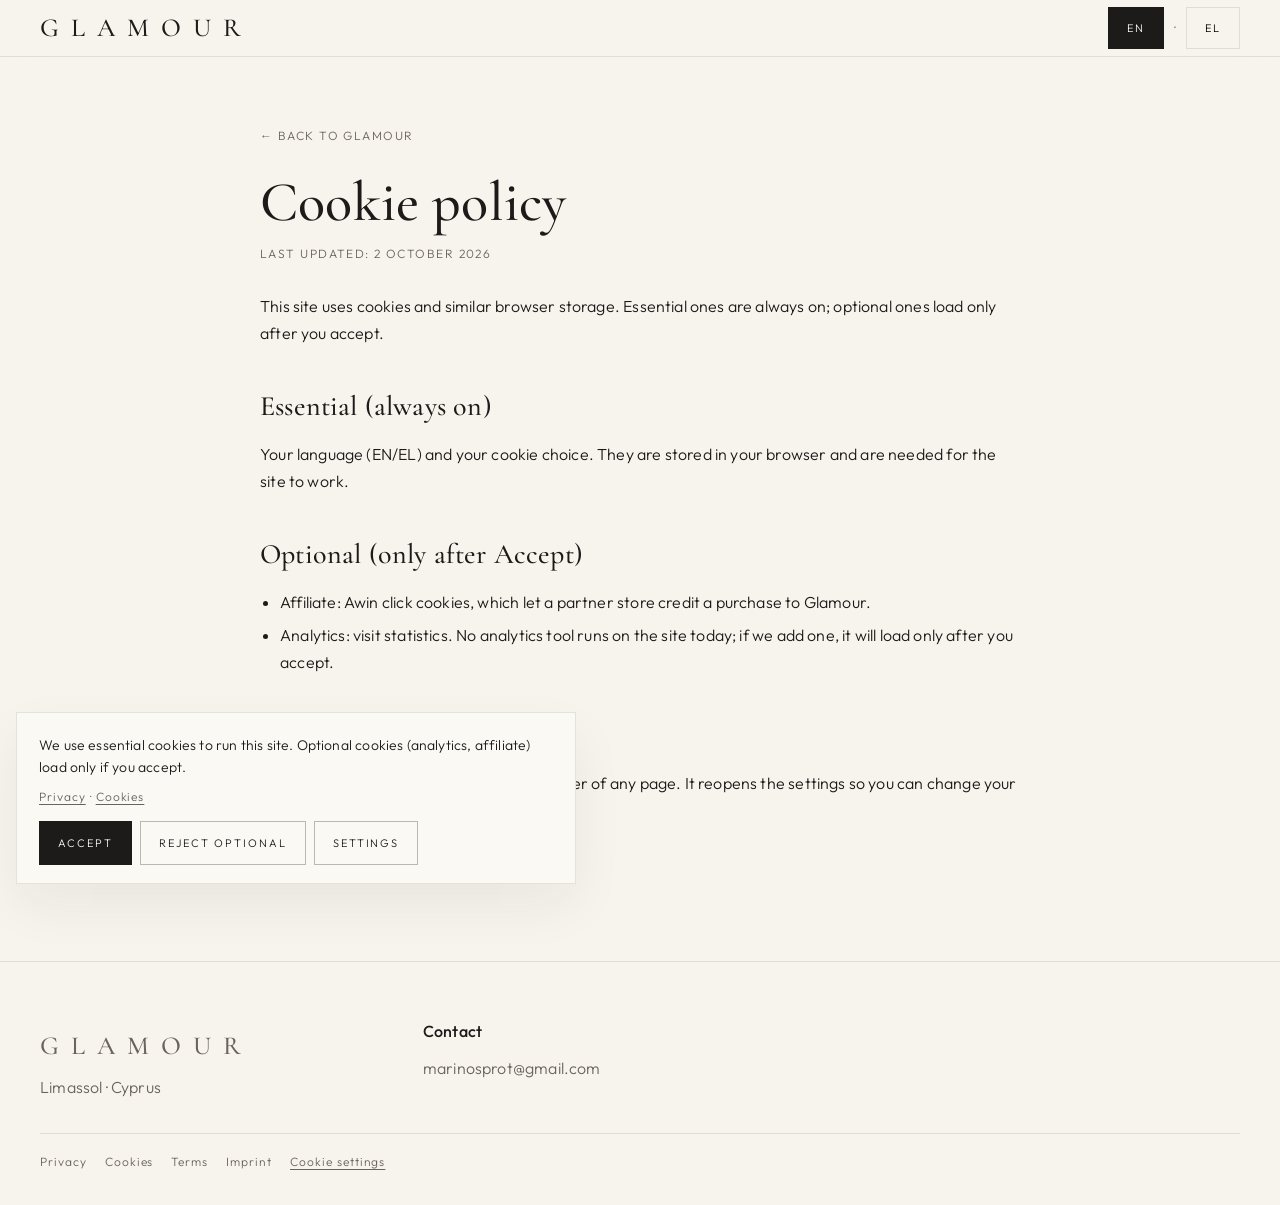
<file: cookies.html>
<!DOCTYPE html>
<html lang="en">
<head>
  <meta charset="UTF-8">
  <meta name="viewport" content="width=device-width, initial-scale=1.0">
  <title data-i="cpDocTitle">Cookie policy — Glamour</title>
  <meta name="description" content="Which cookies Glamour (www.glamourcy.com) uses: essential language and consent storage, and optional affiliate and analytics cookies only after you accept." data-i-meta="cpMeta">
  <link rel="canonical" href="https://www.glamourcy.com/cookies">
  <meta property="og:title" content="Cookie policy — Glamour">
  <meta property="og:description" content="Which cookies Glamour (www.glamourcy.com) uses: essential language and consent storage, and optional affiliate and analytics cookies only after you accept.">
  <meta property="og:url" content="https://www.glamourcy.com/cookies">
  <link rel="stylesheet" href="/css/styles.css">
  <link rel="stylesheet" href="/css/gl-prefs.css">
</head>
<body>
  <header class="nav nav-thin">
    <div class="wrap nav-inner">
      <a class="brand" href="/">GLAMOUR</a>
      <div class="nav-actions">
        <button class="lang-btn" data-lang="en" onclick="setLang('en')">EN</button>
        <span class="lang-sep">·</span>
        <button class="lang-btn" data-lang="el" onclick="setLang('el')">EL</button>
      </div>
    </div>
  </header>
  <main class="wrap legal">
    <a class="legal-back" href="/" data-i="backHome">← Back to Glamour</a>
    <h1 data-i="cpTitle">Cookie policy</h1>
    <p class="updated" data-i="lastUpdated">Last updated: 2 October 2026</p>
    <p data-i="cpIntro">This site uses cookies and similar browser storage. Essential ones are always on; optional ones load only after you accept.</p>
    <h2 data-i="cpEssH">Essential (always on)</h2>
    <p data-i="cpEss">Your language (EN/EL) and your cookie choice. They are stored in your browser and are needed for the site to work.</p>
    <h2 data-i="cpOptH">Optional (only after Accept)</h2>
    <ul><li data-i="cpOpt1">Affiliate: Awin click cookies, which let a partner store credit a purchase to Glamour.</li><li data-i="cpOpt2">Analytics: visit statistics. No analytics tool runs on the site today; if we add one, it will load only after you accept.</li></ul>
    <h2 data-i="cpChangeH">How to change your choice</h2>
    <p data-i="cpChange">Use the “Cookie settings” button in the footer of any page. It reopens the settings so you can change your choice at any time.</p>
    <button type="button" class="cta" data-cookie-settings data-i="cpOpen">Open cookie settings</button>
  </main>
  <footer>
    <div class="wrap foot">
      <div><a class="brand" href="/">GLAMOUR</a><p data-i="footPlace">Limassol · Cyprus</p></div>
      <div><h4 data-i="contactH">Contact</h4><a href="mailto:marinosprot@gmail.com">marinosprot@gmail.com</a></div>
    </div>
    <nav class="wrap foot-legal" aria-label="Legal" data-i-aria="lgNav"><a href="/privacy" data-i="lgPrivacy">Privacy</a><a href="/cookies" data-i="lgCookies">Cookies</a><a href="/terms" data-i="lgTerms">Terms</a><a href="/imprint" data-i="lgImprint">Imprint</a><button type="button" data-cookie-settings data-i="lgCookieSettings">Cookie settings</button></nav>
  </footer>
  <script src="/js/app.js"></script>
  <script src="/js/shop.js"></script>
  <script src="/js/gl-prefs.js"></script>
</body>
</html>
</file>
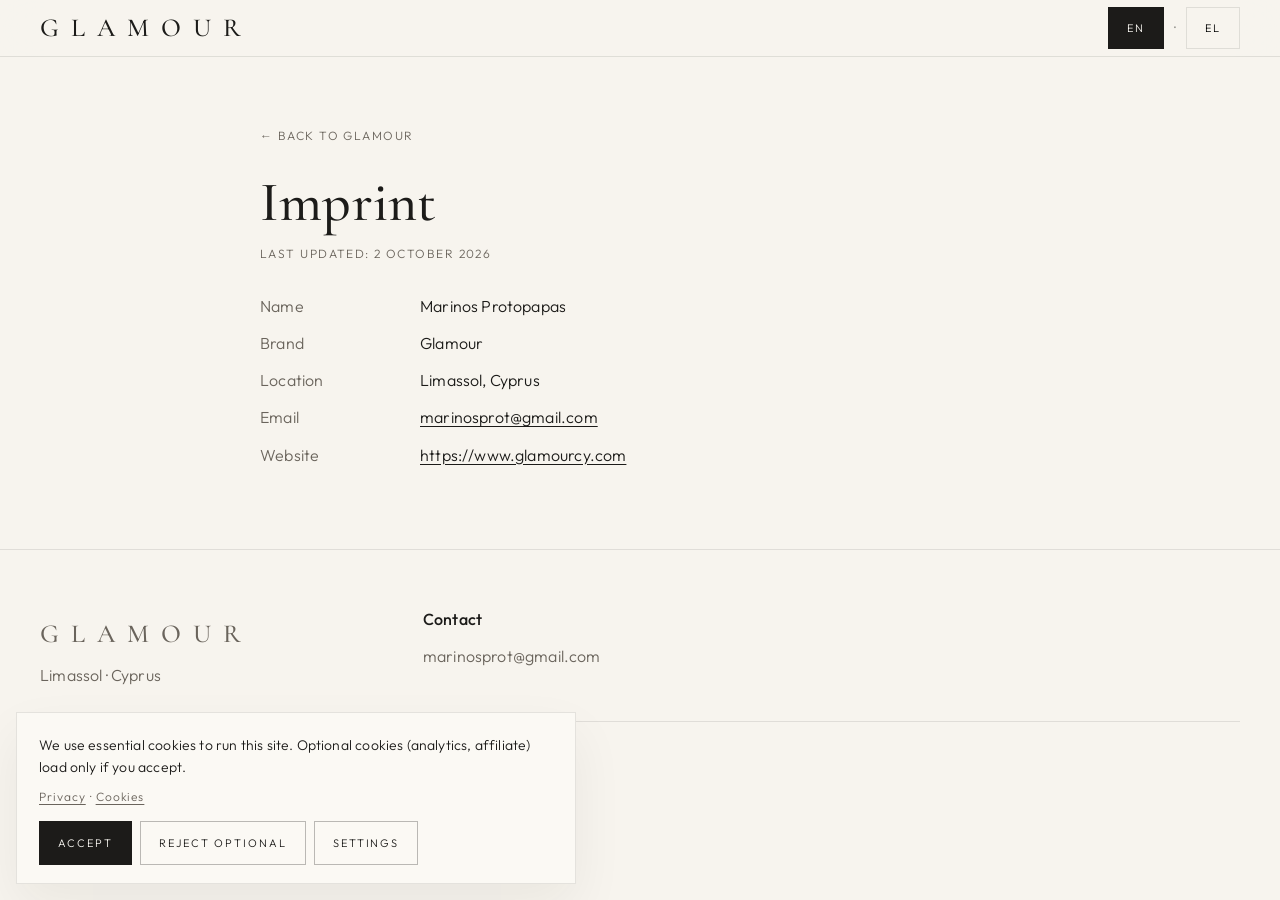
<file: imprint.html>
<!DOCTYPE html>
<html lang="en">
<head>
  <meta charset="UTF-8">
  <meta name="viewport" content="width=device-width, initial-scale=1.0">
  <title data-i="imDocTitle">Imprint — Glamour</title>
  <meta name="description" content="Imprint of Glamour (www.glamourcy.com): Marinos Protopapas, Limassol, Cyprus. Contact by email." data-i-meta="imMeta">
  <link rel="canonical" href="https://www.glamourcy.com/imprint">
  <meta property="og:title" content="Imprint — Glamour">
  <meta property="og:description" content="Imprint of Glamour (www.glamourcy.com): Marinos Protopapas, Limassol, Cyprus. Contact by email.">
  <meta property="og:url" content="https://www.glamourcy.com/imprint">
  <link rel="stylesheet" href="/css/styles.css">
  <link rel="stylesheet" href="/css/gl-prefs.css">
</head>
<body>
  <header class="nav nav-thin">
    <div class="wrap nav-inner">
      <a class="brand" href="/">GLAMOUR</a>
      <div class="nav-actions">
        <button class="lang-btn" data-lang="en" onclick="setLang('en')">EN</button>
        <span class="lang-sep">·</span>
        <button class="lang-btn" data-lang="el" onclick="setLang('el')">EL</button>
      </div>
    </div>
  </header>
  <main class="wrap legal">
    <a class="legal-back" href="/" data-i="backHome">← Back to Glamour</a>
    <h1 data-i="imTitle">Imprint</h1>
    <p class="updated" data-i="lastUpdated">Last updated: 2 October 2026</p>
    <dl><dt data-i="imName">Name</dt><dd>Marinos Protopapas</dd><dt data-i="imBrand">Brand</dt><dd>Glamour</dd><dt data-i="imPlace">Location</dt><dd data-i="imPlaceV">Limassol, Cyprus</dd><dt data-i="imEmail">Email</dt><dd><a href="mailto:marinosprot@gmail.com">marinosprot@gmail.com</a></dd><dt data-i="imWeb">Website</dt><dd><a href="https://www.glamourcy.com">https://www.glamourcy.com</a></dd></dl>
  </main>
  <footer>
    <div class="wrap foot">
      <div><a class="brand" href="/">GLAMOUR</a><p data-i="footPlace">Limassol · Cyprus</p></div>
      <div><h4 data-i="contactH">Contact</h4><a href="mailto:marinosprot@gmail.com">marinosprot@gmail.com</a></div>
    </div>
    <nav class="wrap foot-legal" aria-label="Legal" data-i-aria="lgNav"><a href="/privacy" data-i="lgPrivacy">Privacy</a><a href="/cookies" data-i="lgCookies">Cookies</a><a href="/terms" data-i="lgTerms">Terms</a><a href="/imprint" data-i="lgImprint">Imprint</a><button type="button" data-cookie-settings data-i="lgCookieSettings">Cookie settings</button></nav>
  </footer>
  <script src="/js/app.js"></script>
  <script src="/js/shop.js"></script>
  <script src="/js/gl-prefs.js"></script>
</body>
</html>
</file>
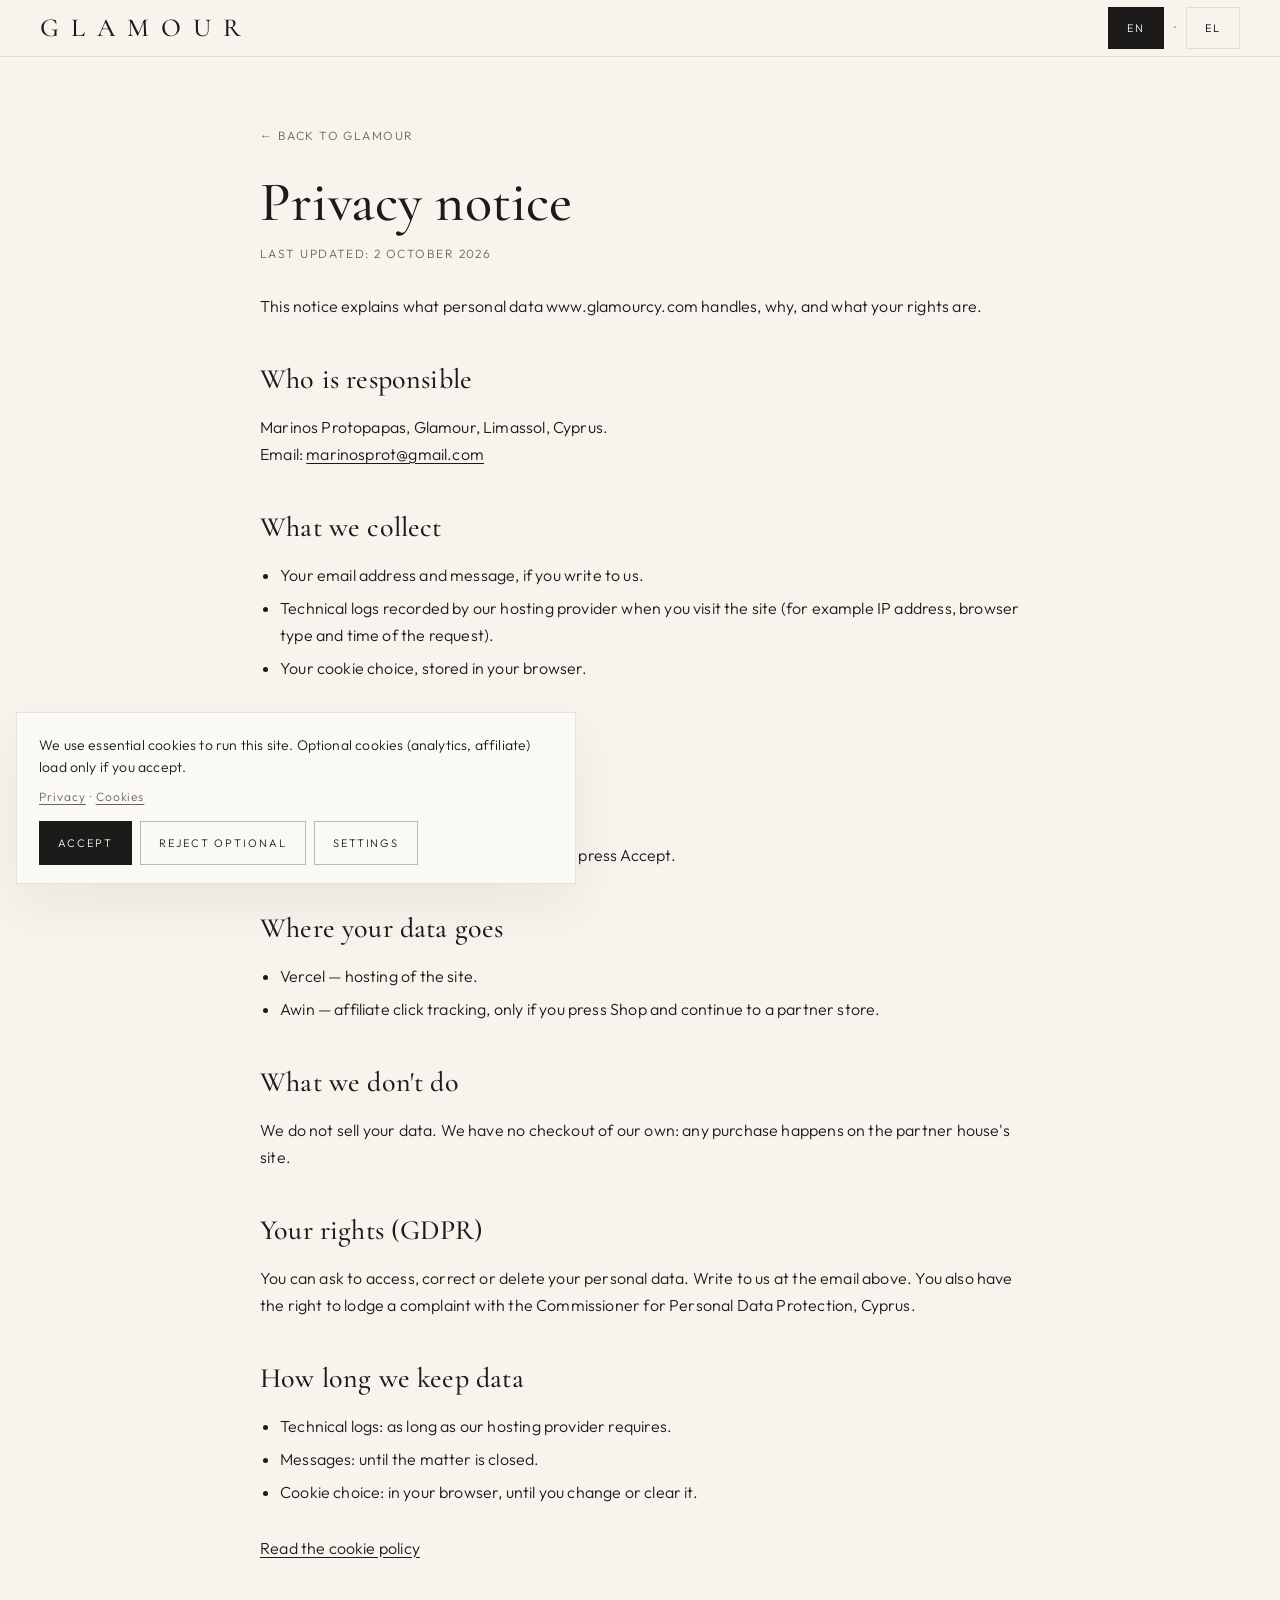
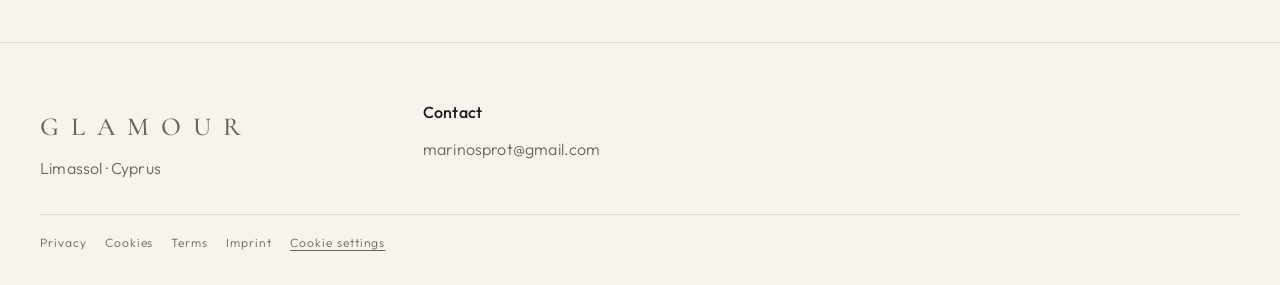
<file: privacy.html>
<!DOCTYPE html>
<html lang="en">
<head>
  <meta charset="UTF-8">
  <meta name="viewport" content="width=device-width, initial-scale=1.0">
  <title data-i="pvDocTitle">Privacy notice — Glamour</title>
  <meta name="description" content="How Glamour (www.glamourcy.com) handles personal data: what we collect, why, where it goes, your GDPR rights and retention." data-i-meta="pvMeta">
  <link rel="canonical" href="https://www.glamourcy.com/privacy">
  <meta property="og:title" content="Privacy notice — Glamour">
  <meta property="og:description" content="How Glamour (www.glamourcy.com) handles personal data: what we collect, why, where it goes, your GDPR rights and retention.">
  <meta property="og:url" content="https://www.glamourcy.com/privacy">
  <link rel="stylesheet" href="/css/styles.css">
  <link rel="stylesheet" href="/css/gl-prefs.css">
</head>
<body>
  <header class="nav nav-thin">
    <div class="wrap nav-inner">
      <a class="brand" href="/">GLAMOUR</a>
      <div class="nav-actions">
        <button class="lang-btn" data-lang="en" onclick="setLang('en')">EN</button>
        <span class="lang-sep">·</span>
        <button class="lang-btn" data-lang="el" onclick="setLang('el')">EL</button>
      </div>
    </div>
  </header>
  <main class="wrap legal">
    <a class="legal-back" href="/" data-i="backHome">← Back to Glamour</a>
    <h1 data-i="pvTitle">Privacy notice</h1>
    <p class="updated" data-i="lastUpdated">Last updated: 2 October 2026</p>
    <p data-i="pvIntro">This notice explains what personal data www.glamourcy.com handles, why, and what your rights are.</p>
    <h2 data-i="pvCtrlH">Who is responsible</h2>
    <p data-i="pvCtrl">Marinos Protopapas, Glamour, Limassol, Cyprus.</p>
    <p><span data-i="emailLabel">Email:</span> <a class="inline" href="mailto:marinosprot@gmail.com">marinosprot@gmail.com</a></p>
    <h2 data-i="pvCollectH">What we collect</h2>
    <ul><li data-i="pvC1">Your email address and message, if you write to us.</li><li data-i="pvC2">Technical logs recorded by our hosting provider when you visit the site (for example IP address, browser type and time of the request).</li><li data-i="pvC3">Your cookie choice, stored in your browser.</li></ul>
    <h2 data-i="pvWhyH">Why we use it</h2>
    <ul><li data-i="pvW1">To run the site.</li><li data-i="pvW2">To reply to your messages.</li><li data-i="pvW3">For affiliate measurement, only after you press Accept.</li></ul>
    <h2 data-i="pvWhereH">Where your data goes</h2>
    <ul><li data-i="pvP1">Vercel — hosting of the site.</li><li data-i="pvP2">Awin — affiliate click tracking, only if you press Shop and continue to a partner store.</li></ul>
    <h2 data-i="pvNoSellH">What we don't do</h2>
    <p data-i="pvNoSell">We do not sell your data. We have no checkout of our own: any purchase happens on the partner house's site.</p>
    <h2 data-i="pvRightsH">Your rights (GDPR)</h2>
    <p data-i="pvRights">You can ask to access, correct or delete your personal data. Write to us at the email above. You also have the right to lodge a complaint with the Commissioner for Personal Data Protection, Cyprus.</p>
    <h2 data-i="pvRetH">How long we keep data</h2>
    <ul><li data-i="pvR1">Technical logs: as long as our hosting provider requires.</li><li data-i="pvR2">Messages: until the matter is closed.</li><li data-i="pvR3">Cookie choice: in your browser, until you change or clear it.</li></ul>
    <p style="margin-top:28px"><a class="inline" href="/cookies" data-i="pvMoreCookies">Read the cookie policy</a></p>
  </main>
  <footer>
    <div class="wrap foot">
      <div><a class="brand" href="/">GLAMOUR</a><p data-i="footPlace">Limassol · Cyprus</p></div>
      <div><h4 data-i="contactH">Contact</h4><a href="mailto:marinosprot@gmail.com">marinosprot@gmail.com</a></div>
    </div>
    <nav class="wrap foot-legal" aria-label="Legal" data-i-aria="lgNav"><a href="/privacy" data-i="lgPrivacy">Privacy</a><a href="/cookies" data-i="lgCookies">Cookies</a><a href="/terms" data-i="lgTerms">Terms</a><a href="/imprint" data-i="lgImprint">Imprint</a><button type="button" data-cookie-settings data-i="lgCookieSettings">Cookie settings</button></nav>
  </footer>
  <script src="/js/app.js"></script>
  <script src="/js/shop.js"></script>
  <script src="/js/gl-prefs.js"></script>
</body>
</html>
</file>
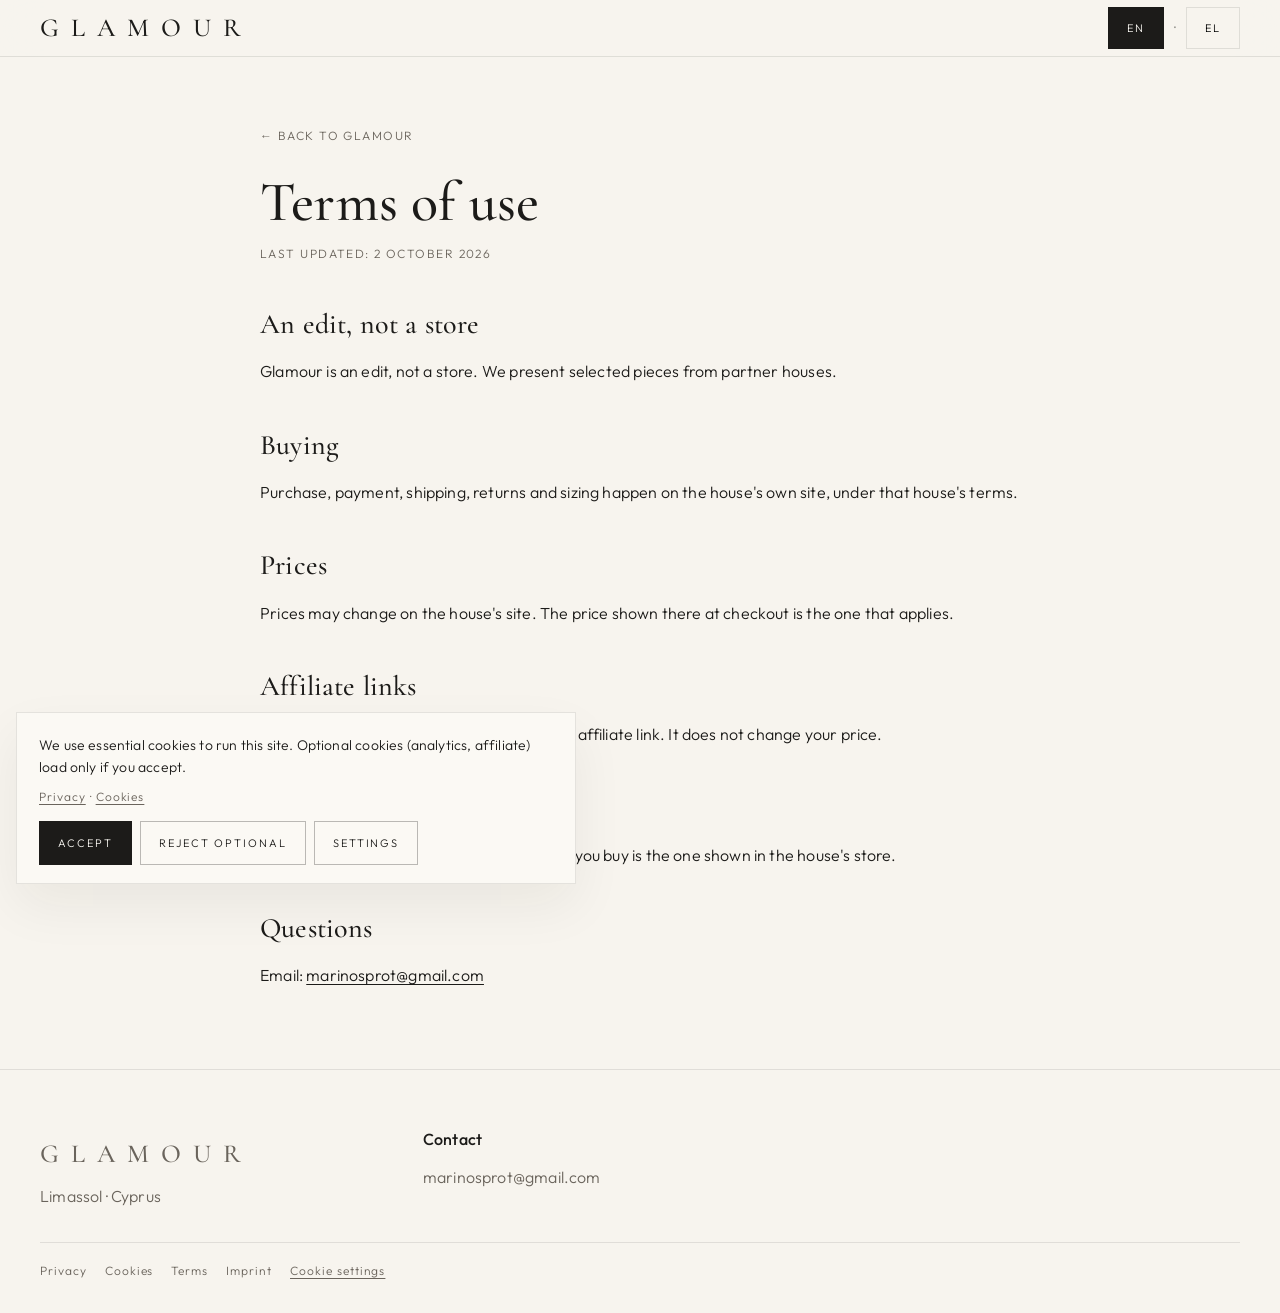
<file: terms.html>
<!DOCTYPE html>
<html lang="en">
<head>
  <meta charset="UTF-8">
  <meta name="viewport" content="width=device-width, initial-scale=1.0">
  <title data-i="tmDocTitle">Terms of use — Glamour</title>
  <meta name="description" content="Terms of use for Glamour (www.glamourcy.com): an edit, not a store. Purchases, payment, shipping and returns happen on each partner house's site." data-i-meta="tmMeta">
  <link rel="canonical" href="https://www.glamourcy.com/terms">
  <meta property="og:title" content="Terms of use — Glamour">
  <meta property="og:description" content="Terms of use for Glamour (www.glamourcy.com): an edit, not a store. Purchases, payment, shipping and returns happen on each partner house's site.">
  <meta property="og:url" content="https://www.glamourcy.com/terms">
  <link rel="stylesheet" href="/css/styles.css">
  <link rel="stylesheet" href="/css/gl-prefs.css">
</head>
<body>
  <header class="nav nav-thin">
    <div class="wrap nav-inner">
      <a class="brand" href="/">GLAMOUR</a>
      <div class="nav-actions">
        <button class="lang-btn" data-lang="en" onclick="setLang('en')">EN</button>
        <span class="lang-sep">·</span>
        <button class="lang-btn" data-lang="el" onclick="setLang('el')">EL</button>
      </div>
    </div>
  </header>
  <main class="wrap legal">
    <a class="legal-back" href="/" data-i="backHome">← Back to Glamour</a>
    <h1 data-i="tmTitle">Terms of use</h1>
    <p class="updated" data-i="lastUpdated">Last updated: 2 October 2026</p>
    <h2 data-i="tm1H">An edit, not a store</h2>
    <p data-i="tm1">Glamour is an edit, not a store. We present selected pieces from partner houses.</p>
    <h2 data-i="tm2H">Buying</h2>
    <p data-i="tm2">Purchase, payment, shipping, returns and sizing happen on the house's own site, under that house's terms.</p>
    <h2 data-i="tm3H">Prices</h2>
    <p data-i="tm3">Prices may change on the house's site. The price shown there at checkout is the one that applies.</p>
    <h2 data-i="tm4H">Affiliate links</h2>
    <p data-i="tm4">We earn a commission if you buy through an affiliate link. It does not change your price.</p>
    <h2 data-i="tm5H">Photos</h2>
    <p data-i="tm5">Lookbook photos are editorial. The product you buy is the one shown in the house's store.</p>
    <h2 data-i="tmContactH">Questions</h2>
    <p><span data-i="emailLabel">Email:</span> <a class="inline" href="mailto:marinosprot@gmail.com">marinosprot@gmail.com</a></p>
  </main>
  <footer>
    <div class="wrap foot">
      <div><a class="brand" href="/">GLAMOUR</a><p data-i="footPlace">Limassol · Cyprus</p></div>
      <div><h4 data-i="contactH">Contact</h4><a href="mailto:marinosprot@gmail.com">marinosprot@gmail.com</a></div>
    </div>
    <nav class="wrap foot-legal" aria-label="Legal" data-i-aria="lgNav"><a href="/privacy" data-i="lgPrivacy">Privacy</a><a href="/cookies" data-i="lgCookies">Cookies</a><a href="/terms" data-i="lgTerms">Terms</a><a href="/imprint" data-i="lgImprint">Imprint</a><button type="button" data-cookie-settings data-i="lgCookieSettings">Cookie settings</button></nav>
  </footer>
  <script src="/js/app.js"></script>
  <script src="/js/shop.js"></script>
  <script src="/js/gl-prefs.js"></script>
</body>
</html>
</file>
<file: css/styles.css>
/* Self-hosted Cormorant Garamond + Outfit (OFL). No Google Fonts request. */
@font-face {
  font-family: "Cormorant Garamond";
  font-style: normal;
  font-weight: 300 700;
  font-display: swap;
  src: url("../fonts/cormorant-garamond-latin-ext.woff2") format("woff2");
  unicode-range: U+0100-02BA, U+02BD-02C5, U+02C7-02CC, U+02CE-02D7, U+02DD-02FF, U+0304, U+0308, U+0329, U+1D00-1DBF, U+1E00-1E9F, U+1EF2-1EFF, U+2020, U+20A0-20AB, U+20AD-20C4, U+2113, U+2C60-2C7F, U+A720-A7FF;
}
@font-face {
  font-family: "Cormorant Garamond";
  font-style: normal;
  font-weight: 300 700;
  font-display: swap;
  src: url("../fonts/cormorant-garamond-latin.woff2") format("woff2");
  unicode-range: U+0000-00FF, U+0131, U+0152-0153, U+02BB-02BC, U+02C6, U+02DA, U+02DC, U+0304, U+0308, U+0329, U+2000-206F, U+20AC, U+2122, U+2191, U+2193, U+2212, U+2215, U+FEFF, U+FFFD;
}
@font-face {
  font-family: "Cormorant Garamond";
  font-style: italic;
  font-weight: 500;
  font-display: swap;
  src: url("../fonts/cormorant-garamond-italic-500-latin-ext.woff2") format("woff2");
  unicode-range: U+0100-02BA, U+02BD-02C5, U+02C7-02CC, U+02CE-02D7, U+02DD-02FF, U+0304, U+0308, U+0329, U+1D00-1DBF, U+1E00-1E9F, U+1EF2-1EFF, U+2020, U+20A0-20AB, U+20AD-20C4, U+2113, U+2C60-2C7F, U+A720-A7FF;
}
@font-face {
  font-family: "Cormorant Garamond";
  font-style: italic;
  font-weight: 500;
  font-display: swap;
  src: url("../fonts/cormorant-garamond-italic-500-latin.woff2") format("woff2");
  unicode-range: U+0000-00FF, U+0131, U+0152-0153, U+02BB-02BC, U+02C6, U+02DA, U+02DC, U+0304, U+0308, U+0329, U+2000-206F, U+20AC, U+2122, U+2191, U+2193, U+2212, U+2215, U+FEFF, U+FFFD;
}
@font-face {
  font-family: "Outfit";
  font-style: normal;
  font-weight: 100 900;
  font-display: swap;
  src: url("../fonts/outfit-latin-ext.woff2") format("woff2");
  unicode-range: U+0100-02BA, U+02BD-02C5, U+02C7-02CC, U+02CE-02D7, U+02DD-02FF, U+0304, U+0308, U+0329, U+1D00-1DBF, U+1E00-1E9F, U+1EF2-1EFF, U+2020, U+20A0-20AB, U+20AD-20C4, U+2113, U+2C60-2C7F, U+A720-A7FF;
}
@font-face {
  font-family: "Outfit";
  font-style: normal;
  font-weight: 100 900;
  font-display: swap;
  src: url("../fonts/outfit-latin.woff2") format("woff2");
  unicode-range: U+0000-00FF, U+0131, U+0152-0153, U+02BB-02BC, U+02C6, U+02DA, U+02DC, U+0304, U+0308, U+0329, U+2000-206F, U+20AC, U+2122, U+2191, U+2193, U+2212, U+2215, U+FEFF, U+FFFD;
}
:root {
  --bg: #f7f4ee;
  --bg-2: #f1ece4;
  --ink: #1c1b19;
  --muted: #6a645c;
  --line: rgba(28, 27, 25, 0.1);
  --card: #fbf9f4;
  --accent: #9a8454;
  --gold: #c4b08a;
  --white: #fbf9f4;
  --shadow: 0 22px 50px rgba(28, 27, 25, 0.06);
  --radius: 0;
  --serif: "Cormorant Garamond", "Palatino Linotype", Palatino, Georgia, serif;
  --sans: "Outfit", "Avenir Next", "Segoe UI", sans-serif;
  --ease: cubic-bezier(0.22, 0.61, 0.36, 1);
}
* { box-sizing: border-box; margin: 0; padding: 0; }
html { scroll-behavior: smooth; }
body { font-family: var(--sans); background: var(--bg); color: var(--ink); line-height: 1.7; font-weight: 300; letter-spacing: 0.011em; }
img { max-width: 100%; display: block; }
button, input, select, textarea { font: inherit; }
a { color: inherit; text-decoration: none; }
.wrap { width: min(1360px, calc(100% - 80px)); margin-inline: auto; }
.topbar { display: flex; justify-content: space-between; gap: 16px; padding: 12px 0; font-size: 10px; letter-spacing: .28em; text-transform: uppercase; color: var(--muted); border-bottom: 1px solid var(--line); }
.nav { position: sticky; top: 0; z-index: 40; backdrop-filter: blur(18px); background: rgba(247, 244, 238, .9); border-bottom: 1px solid var(--line); }
.nav-inner { display: flex; align-items: center; justify-content: space-between; min-height: 78px; gap: 24px; }
.brand { font-family: var(--serif); font-size: 26px; letter-spacing: .46em; font-weight: 500; }
.nav-links { display: flex; gap: 32px; font-size: 11px; letter-spacing: .22em; text-transform: uppercase; }
.nav-links a { opacity: .62; transition: opacity .45s var(--ease), color .45s var(--ease); }
.nav-links a:hover { opacity: 1; }
.nav-actions { display: flex; align-items: center; gap: 8px; }
.icon-btn, .lang-btn, .cta { border: 1px solid var(--line); background: transparent; cursor: pointer; border-radius: 0; padding: 11px 18px; letter-spacing: .18em; text-transform: uppercase; font-size: 11px; transition: background .45s var(--ease), color .45s var(--ease), border-color .45s var(--ease), opacity .45s var(--ease); }
.cta { background: var(--ink); color: var(--white); border-color: var(--ink); }
.lang-btn.active { background: var(--ink); color: var(--white); }
.hero-cover { position: relative; min-height: 88vh; height: 88vh; display: block; padding: 0; overflow: hidden; background: #1a1613; }
.hero-cover > img.slide { position: absolute; inset: 0; width: 100%; height: 100%; object-fit: cover; object-position: center 22%; opacity: 0; transition: opacity 1.2s ease; }
.hero-cover > img.slide.on { opacity: 1; }
.hero-overlay { position: absolute; inset: 0; display: flex; align-items: flex-end; padding-bottom: 80px; background: linear-gradient(90deg, rgba(10,8,7,.82) 0%, rgba(10,8,7,.5) 38%, rgba(10,8,7,.15) 68%); z-index: 2; }
.hero-cover .hero-copy { padding: 0 0 8px; max-width: 680px; }
.hero-cover .kicker { color: #e6d5b0; }
.hero-cover h1 { color: #fbf9f4; text-shadow: 0 8px 28px rgba(0,0,0,.45); font-size: clamp(42px, 5.4vw, 80px); }
.hero-cover p { color: rgba(251,249,244,.92); max-width: 540px; }
.hero-cover .icon-btn { border-color: rgba(255,252,248,.55); color: #fffcf8; background: rgba(10,8,7,.25); }
.kicker { letter-spacing: .38em; text-transform: uppercase; font-size: 11px; color: var(--accent); margin-bottom: 26px; }
.hero h1 { font-family: var(--serif); font-weight: 500; line-height: .92; margin-bottom: 22px; letter-spacing: -.02em; }
.hero p { font-size: 16px; margin-bottom: 36px; font-weight: 300; line-height: 1.65; }
.hero-actions { display: flex; gap: 10px; flex-wrap: wrap; }
.section { padding: 120px 0; }
.section-head { display: flex; justify-content: space-between; align-items: end; gap: 24px; margin-bottom: 48px; }
.section-head h2 { font-family: var(--serif); font-size: 48px; font-weight: 500; letter-spacing: -.02em; line-height: 1.02; }
.filters { display: flex; gap: 8px; flex-wrap: wrap; }
.chip { border: 1px solid var(--line); background: transparent; border-radius: 0; padding: 8px 14px; cursor: pointer; font-size: 12px; letter-spacing: .08em; }
.chip.active { background: var(--ink); color: var(--white); }
.grid { display: grid; grid-template-columns: repeat(3, 1fr); gap: 28px; }
.card { background: transparent; box-shadow: none; cursor: pointer; }
.card:hover .card-img img { transform: scale(1.045); }
.card-img { aspect-ratio: 3/4; overflow: hidden; position: relative; background: #e8e1d6; border-radius: 0; }
.card-img img { width: 100%; height: 100%; object-fit: cover; transition: transform .9s var(--ease); }
.badge { position: absolute; top: 14px; left: 14px; background: var(--white); padding: 6px 11px; border-radius: 0; font-size: 10px; letter-spacing: .2em; text-transform: uppercase; }
.card-body { padding: 16px 2px 8px; }
.card-body h3 { font-size: 16px; font-weight: 400; }
.meta { display: flex; justify-content: space-between; color: var(--muted); font-size: 13px; margin-top: 6px; }
.split { display: grid; grid-template-columns: 1fr 1fr; gap: 12px; }
.panel { border-radius: 0; overflow: hidden; min-height: 560px; position: relative; background: #1a1613; }
.panel img.slide { position: absolute; inset: 0; width: 100%; height: 100%; object-fit: cover; opacity: 0; transition: opacity 1.2s ease; }
.panel img.slide.on { opacity: 1; }
.panel-copy { position: absolute; inset: auto 28px 28px 28px; color: white; text-shadow: 0 10px 28px rgba(0,0,0,.4); z-index: 2; }
.panel-copy h3 { font-family: "Cormorant Garamond", serif; font-size: 48px; font-weight: 500; }
.quiz, .newsletter, .about, .partners-box { background: var(--bg-2); border-radius: 0; padding: 48px; }
.brand-grid { display: grid; grid-template-columns: repeat(3, 1fr); gap: 16px; margin-top: 22px; }
.brand-card { background: var(--white); border-radius: 0; padding: 22px; cursor: pointer; }
.brand-card h3 { font-family: "Cormorant Garamond", serif; font-size: 28px; font-weight: 500; }
.comm { font-size: 11px; letter-spacing: .1em; text-transform: uppercase; color: var(--accent); margin-top: 8px; }
.model { display: grid; grid-template-columns: repeat(3, 1fr); gap: 12px; margin-top: 22px; }
.model article { background: var(--white); border-radius: 0; padding: 22px; }
.partner-form { display: grid; gap: 10px; margin-top: 16px; }
.partner-form input, .partner-form select, .partner-form textarea { border: 1px solid var(--line); border-radius: 0; padding: 12px 14px; background: var(--white); }
.quiz-options { display: grid; grid-template-columns: repeat(4, 1fr); gap: 10px; margin-top: 18px; }
.quiz-options button { padding: 16px; border-radius: 0; border: 1px solid var(--line); background: var(--white); cursor: pointer; text-align: left; }
.quiz-result { margin-top: 18px; display: none; }
.newsletter { display: grid; grid-template-columns: 1.2fr .8fr; gap: 20px; align-items: center; }
.newsletter form { display: flex; gap: 8px; }
.newsletter input { flex: 1; border-radius: 0; border: 1px solid var(--line); padding: 12px 16px; background: var(--white); }
footer { padding: 56px 0 32px; border-top: 1px solid var(--line); color: var(--muted); }
.foot { display: grid; grid-template-columns: 1.4fr 1fr 1fr 1fr; gap: 24px; }
.foot h4 { color: var(--ink); margin-bottom: 10px; font-weight: 500; }
.foot a { display: block; margin: 6px 0; }
.drawer, .cart { position: fixed; inset: 0; background: rgba(22,19,17,.42); display: none; z-index: 60; }
.drawer-panel, .cart-panel { position: absolute; right: 0; top: 0; height: 100%; width: min(440px, 100%); background: var(--white); padding: 28px; overflow: auto; }
.product-hero { border-radius: 0; overflow: hidden; margin: 16px 0; }
.sizes { display: flex; gap: 8px; flex-wrap: wrap; margin: 14px 0; }
.sizes button { width: 44px; height: 44px; border-radius: 0; border: 1px solid var(--line); background: white; cursor: pointer; }
.sizes button.active { background: var(--ink); color: white; }
.cart-item { display: grid; grid-template-columns: 72px 1fr auto; gap: 12px; padding: 12px 0; border-bottom: 1px solid var(--line); }
.cart-item img { width: 72px; height: 90px; object-fit: cover; }
@media (max-width: 980px) {
  .split, .quiz-options, .newsletter, .foot { grid-template-columns: 1fr; }
  .grid { grid-template-columns: 1fr 1fr; }
  .nav-links { display: none; }
  .hero-cover { height: 78vh; min-height: 78vh; }
  .hero-overlay { background: linear-gradient(180deg, rgba(10,8,7,.15) 10%, rgba(10,8,7,.82) 100%); align-items: flex-end; }
}
@media (max-width: 640px) {
  .newsletter, .foot, .quiz-options, .model, .brand-grid { grid-template-columns: 1fr; }
  .wrap { width: min(1320px, calc(100% - 32px)); }
  .hero-cover h1 { font-size: 40px; }
  /* Newsletter: keep email + Join inside the section on small screens */
  .newsletter > * { min-width: 0; }
  .newsletter form { width: 100%; min-width: 0; }
  .newsletter input { flex: 1 1 auto; width: auto; min-width: 0; }
  .newsletter form .cta { flex: none; white-space: nowrap; }
}


/* Mobile: partner houses + navigation */
.mobile-nav { display: none; }
.houses-partners-title { font-family: "Cormorant Garamond", serif; font-size: 28px; font-weight: 500; margin-top: 36px; }
.houses-partners-lead { color: var(--muted); max-width: 640px; margin-top: 8px; }
.houses-partners { grid-template-columns: repeat(2, 1fr); }

@media (max-width: 980px) {
  .mobile-nav {
    display: flex;
    flex-wrap: wrap;
    justify-content: space-between;
    gap: 0;
    padding: 0 8px;
    border-bottom: 1px solid var(--line);
    background: var(--bg);
    position: sticky;
    top: 0;
    z-index: 40;
  }
  .mobile-nav a {
    flex: 0 0 auto;
    padding: 14px 8px;
    font-size: 11px;
    letter-spacing: .14em;
    text-transform: uppercase;
    white-space: nowrap;
  }
  /* Header scrolls away on mobile; only the link strip stays sticky (no stacked sticky bars) */
  .nav { position: relative; }
  .nav-inner { gap: 12px; }
  .nav-actions .lang-btn { padding: 9px 12px; }
  .model, .brand-grid, .houses-partners { grid-template-columns: 1fr; }
  .partners-box { padding: 28px 20px; }
  .section { padding: 56px 0; }
}

@media (max-width: 640px) {
  .houses-partners { grid-template-columns: 1fr; }
}

/* AFFILIATE SHOP GRID */

/* Affiliate shop grid */
#shop .grid {
  display: grid;
  grid-template-columns: repeat(2, minmax(0, 1fr));
  gap: 14px;
}
@media (min-width: 900px) {
  #shop .grid { grid-template-columns: repeat(4, minmax(0, 1fr)); gap: 20px; }
}
#shop .shop-card .card-img {
  aspect-ratio: 3 / 4;
  background: #f5eee4;
}
#shop .shop-card .card-img img {
  width: 100%;
  height: 100%;
  object-fit: contain;
  object-position: center;
}
#shop .shop-card .card-body h3 {
  font-size: 14px;
  line-height: 1.35;
  min-height: 2.7em;
}

/* STORIES HOME */

/* STORIES HOME */
.nav-thin .nav-inner { min-height: 56px; }
.nav-thin .nav-links { gap: 22px; }
.lang-sep { opacity: .45; margin: 0 2px; }
.houses-stories {
  display: grid;
  grid-template-columns: 1fr;
}
@media (min-width: 840px) {
  .houses-stories { grid-template-columns: repeat(3, minmax(0, 1fr)); }
}
.house-tile {
  position: relative;
  min-height: 52vh;
  overflow: hidden;
  display: block;
  color: #fff;
  text-decoration: none;
  background: #1a1613;
}
.house-tile img {
  position: absolute;
  inset: 0;
  width: 100%;
  height: 100%;
  object-fit: cover;
  transition: transform .7s ease;
}
.house-tile:hover img { transform: scale(1.03); }
.house-tile-copy {
  position: absolute;
  left: 22px;
  right: 22px;
  bottom: 24px;
  z-index: 2;
  text-shadow:
    0 1px 2px rgba(0,0,0,.85),
    0 8px 24px rgba(0,0,0,.75),
    0 0 1px rgba(0,0,0,.9);
}
.house-tile::after {
  content: "";
  position: absolute;
  left: 0;
  right: 0;
  bottom: 0;
  height: 48%;
  background: linear-gradient(180deg, rgba(10,8,7,0) 0%, rgba(10,8,7,.55) 55%, rgba(10,8,7,.82) 100%);
  z-index: 1;
  pointer-events: none;
}
.house-tile-copy h2 {
  font-family: "Cormorant Garamond", serif;
  font-weight: 500;
  font-size: clamp(28px, 3vw, 40px);
  margin: 0 0 6px;
}
.house-tile-copy p { margin: 0; font-size: 14px; opacity: .92; }
.shop-see-all-wrap { display: flex; justify-content: center; margin-top: 28px; }
.shop-see-all { min-width: 160px; }


/* HERO DESKTOP 2026-09-21 — desktop only; mobile untouched
   center top + taller min-height: neck+shirt / upper body (not chest-only), esp. Talbot */
@media (min-width: 981px) {
  .hero-cover {
    height: min(94vh, 980px);
    min-height: 760px;
  }
  .hero-cover > img.slide {
    object-fit: cover;
    object-position: center top;
  }
}
@media (max-width: 980px) {
  .hero-cover > img.slide {
    object-position: center 22%;
  }
}

/* HOUSE TILES FACES 2026-09-17 — portrait tiles, faces visible */
.house-tile {
  min-height: 56vh;
}
.house-tile img,
.house-tile--face img {
  object-fit: cover;
  object-position: center top;
}
@media (min-width: 840px) {
  .houses-stories {
    align-items: stretch;
  }
  .house-tile {
    min-height: 0;
    aspect-ratio: 3 / 4;
    height: auto;
  }
  .house-tile img,
  .house-tile--face img {
    object-position: center 8%;
  }
}
@media (max-width: 839px) {
  .house-tile {
    min-height: 70vh;
  }
  .house-tile img,
  .house-tile--face img {
    object-position: center top;
  }
}

/* MISCIANO DRAFT 2026-09-29 — 4 house tiles; Misciano grid 4-up on desktop */
@media (min-width: 840px) {
  .houses-stories { grid-template-columns: repeat(2, minmax(0, 1fr)); }
}
@media (min-width: 1180px) {
  .houses-stories { grid-template-columns: repeat(4, minmax(0, 1fr)); }
}
.house-tile-copy p.house-tile-desc { margin: 0 0 4px; }
@media (min-width: 981px) {
  #misciano .grid { grid-template-columns: repeat(4, minmax(0, 1fr)); gap: 20px; }
}
#misciano .cta { display: inline-block; line-height: 1.6; text-align: center; }
/* 4 HOUSES 2026-09-29 — brand cards + Partner shops 4-up on desktop */
@media (min-width: 981px) {
  .brand-grid { grid-template-columns: repeat(4, 1fr); }
  #shops .model { grid-template-columns: repeat(4, 1fr); }
}

/* SITE AUDIT 2026-10-02 — House section CTAs: same treatment as #misciano .cta so the long
   "Affiliate partner · Shop directly with …" label wraps as one box on mobile (was a broken inline box) */
#talbot .partners-box > .cta, #trainers .partners-box > .cta, #erverte .partners-box > .cta { display: inline-block; line-height: 1.6; text-align: center; }
#trainers .partners-box > .cta, #erverte .partners-box > .cta { margin-top: 28px; }
/* 4 House photos per section: 4-up on desktop like #misciano (no orphan 4th card) */
@media (min-width: 981px) {
  #talbot .grid, #trainers .grid, #erverte .grid { grid-template-columns: repeat(4, minmax(0, 1fr)); gap: 20px; }
}
/* Anchor targets whose first element is an image: keep it clear of the sticky bar */
#houses-stories, #lookbook { scroll-margin-top: 60px; }

/* HERO VIDEO 2026-10-06 — background loop replaces hero slideshow (lookbook untouched) */
.hero-cover > .hero-video {
  position: absolute; inset: 0; width: 100%; height: 100%;
  object-fit: cover; object-position: center center;
  z-index: 0; pointer-events: none; display: block;
}
/* full-bleed readability gradient (the .wrap-width overlay gradient left visible side bands over video) */
.hero-cover > .hero-overlay { background: none; }
.hero-cover::before {
  content: ""; position: absolute; inset: 0; z-index: 1; pointer-events: none;
  background: linear-gradient(90deg, rgba(0,0,0,.55) 0%, rgba(0,0,0,.25) 45%, rgba(0,0,0,0) 70%),
              linear-gradient(0deg, rgba(0,0,0,.35) 0%, rgba(0,0,0,0) 45%);
}
@media (max-width: 980px) {
  .hero-cover::before {
    background: linear-gradient(0deg, rgba(0,0,0,.72) 0%, rgba(0,0,0,.45) 40%, rgba(0,0,0,0) 72%);
  }
}
.hero-cover .kicker, .hero-cover .hero-copy p { text-shadow: 0 1px 12px rgba(0,0,0,.45); }
@media (prefers-reduced-motion: reduce) {
  .hero-cover > .hero-video { display: none; }
  .hero-cover { background: #1a1613 url("../images/hero-poster.jpg") center center / cover no-repeat; }
}

/* PREMIUM 2026-10-23 — ivory, charcoal, gold; five houses including Turnbull & Asser */
h1, h2, .brand, .section-head h2, .partners-box > h2, .about > h2, .quiz > h2, .newsletter h2, .house-tile-copy h2 {
  font-family: var(--serif);
  text-wrap: balance;
}
.partners-box > h2, .about > h2, .quiz > h2, .newsletter h2 {
  font-size: clamp(40px, 4.6vw, 52px);
  font-weight: 500;
  letter-spacing: -.02em;
  line-height: 1.02;
  margin-bottom: 16px;
}
.partners-box, .quiz, .newsletter, .about { padding: 56px 60px; }
.model article, .brand-card {
  background: var(--card);
  border: 1px solid var(--line);
  padding: 28px 26px;
}
.model article h3, .brand-card h3 { font-family: var(--serif); letter-spacing: .01em; }
.brand-card p, .model article p { color: var(--muted); line-height: 1.65; }
.houses-partners-title { margin-top: 48px; letter-spacing: -.01em; }
.houses-partners-lead { margin-top: 10px; }
.chip { letter-spacing: .14em; text-transform: uppercase; font-size: 11px; padding: 9px 16px; transition: background .45s var(--ease), color .45s var(--ease), border-color .45s var(--ease); }
.hero-cover .cta {
  background: #f7f4ee;
  color: #1c1b19;
  border-color: #f7f4ee;
}
.hero-cover .cta:hover { background: transparent; color: #f7f4ee; border-color: #e6d5b0; }
.hero-cover .icon-btn { border-color: rgba(230, 213, 176, .65); letter-spacing: .18em; }
.hero-cover .icon-btn:hover { background: rgba(247, 244, 238, .12); border-color: #e6d5b0; }
.cta:hover { background: #2a2826; }
.icon-btn:hover, .lang-btn:hover { border-color: rgba(154, 132, 84, .55); }
a:focus-visible, button:focus-visible { outline: 1px solid var(--accent); outline-offset: 3px; }
.card-body h3 { font-family: var(--serif); font-weight: 500; font-size: 22px; letter-spacing: 0; line-height: 1.2; }
#shop .shop-card .card-body h3 { font-family: var(--serif); font-size: 18px; font-weight: 500; line-height: 1.25; }
.house-tile img { transition: transform .9s var(--ease); }
.house-tile:hover img { transform: scale(1.045); }
.house-tile-copy p { font-size: 13px; letter-spacing: .02em; line-height: 1.45; }
.house-tile-copy p.house-tile-desc { letter-spacing: .16em; text-transform: uppercase; font-size: 11px; }
.house-tile--turnbull img { object-position: center 42%; }
#turnbull { scroll-margin-top: 84px; }
#turnbull .cta { display: inline-block; line-height: 1.6; text-align: center; margin-top: 8px; }
#turnbull .card-img img.tb-casino { object-position: center 42%; }
#turnbull .card-img img.tb-shirts { object-position: 30% 40%; }
#turnbull .card-img img.tb-henley { object-position: center 28%; }
#turnbull .card-img img.tb-regular { object-position: center 22%; }
#turnbull .meta { align-items: baseline; gap: 12px; }
#turnbull .meta strong { font-weight: 400; letter-spacing: .04em; }
@media (min-width: 981px) {
  #turnbull .grid { grid-template-columns: repeat(4, minmax(0, 1fr)); gap: 22px; }
  .houses-partners { grid-template-columns: repeat(6, minmax(0, 1fr)); gap: 16px; }
  .houses-partners article { grid-column: span 2; }
  .houses-partners article:nth-child(4),
  .houses-partners article:nth-child(5) { grid-column: span 3; }
  #shops .model { grid-template-columns: repeat(3, minmax(0, 1fr)); gap: 16px; }
}
@media (min-width: 840px) and (max-width: 1279px) {
  .houses-stories { grid-template-columns: repeat(6, minmax(0, 1fr)); }
  .house-tile { grid-column: span 2; }
  .house-tile:nth-child(4),
  .house-tile:nth-child(5) { grid-column: span 3; }
}
@media (min-width: 1280px) {
  .houses-stories { grid-template-columns: repeat(5, minmax(0, 1fr)); }
  .house-tile { grid-column: auto; min-height: 0; aspect-ratio: 3 / 4; }
  .house-tile-copy { left: 16px; right: 16px; bottom: 18px; }
  .house-tile-copy h2 { font-size: clamp(22px, 1.6vw, 32px); }
  .house-tile-copy p { font-size: 12px; }
}
@media (max-width: 980px) {
  .section { padding: 72px 0; }
  .partners-box, .quiz, .newsletter, .about { padding: 32px 22px; }
  .wrap { width: min(1360px, calc(100% - 36px)); }
}
@media (max-width: 839px) {
  .house-tile { min-height: 0; aspect-ratio: 3 / 4; height: auto; }
}
@media (max-width: 640px) {
  .brand { letter-spacing: .28em; font-size: 22px; }
  .nav-inner { min-height: 64px; }
  .hero-cover { height: 82vh; min-height: 560px; }
  .hero-cover h1 { font-size: 42px; }
  .hero-overlay { padding-bottom: 36px; }
  .hero-actions { width: 100%; }
  .hero-actions .cta, .hero-actions .icon-btn { flex: 1 1 auto; text-align: center; }
  .section-head { align-items: flex-start; }
  .section-head h2 { font-size: 38px; }
  .filters { gap: 8px; }
  .grid { gap: 18px; }
  .card-body h3 { font-size: 15px; line-height: 1.35; }
  #turnbull .meta { flex-direction: column; align-items: flex-start; gap: 4px; }
}
</file>
<file: css/gl-prefs.css>
/* Cookie banner + footer legal links + legal pages. Legal baseline 2026-10-02 */
.glp[hidden], .glp-panel[hidden] { display: none; }
.glp { position: fixed; left: 16px; bottom: 16px; z-index: 90; width: min(560px, calc(100% - 32px)); max-height: calc(100vh - 32px); overflow: auto; background: var(--white); color: var(--ink); border: 1px solid var(--line); box-shadow: var(--shadow); }
.glp-inner { padding: 22px 22px 18px; }
.glp-text { font-size: 14px; line-height: 1.55; margin-bottom: 8px; }
.glp-links { font-size: 12px; letter-spacing: .08em; color: var(--muted); margin-bottom: 14px; }
.glp-links a { text-decoration: underline; text-underline-offset: 3px; }
.glp-actions { display: flex; flex-wrap: wrap; gap: 8px; }
.glp-actions button, .glp-save { min-height: 44px; }
.glp .icon-btn { border-color: rgba(20, 17, 15, .28); color: var(--ink); }
.glp button:focus-visible, .glp a:focus-visible, .glp input:focus-visible, .foot-legal a:focus-visible, .foot-legal button:focus-visible { outline: 2px solid var(--accent); outline-offset: 2px; }
.glp-panel { border-top: 1px solid var(--line); border-bottom: 1px solid var(--line); padding: 14px 0; margin: 0 0 14px; }
.glp-title { font-family: "Cormorant Garamond", serif; font-weight: 500; font-size: 24px; margin-bottom: 6px; }
.glp-row { display: flex; align-items: center; justify-content: space-between; gap: 16px; padding: 10px 0; }
.glp-row + .glp-row { border-top: 1px solid var(--line); }
.glp-row label { cursor: pointer; }
.glp-row strong { display: block; font-weight: 500; font-size: 14px; }
.glp-row small { display: block; color: var(--muted); font-size: 12px; line-height: 1.45; }
.glp-row input[role="switch"] { appearance: none; -webkit-appearance: none; flex: none; width: 44px; height: 24px; border-radius: 12px; background: #cfc6ba; position: relative; cursor: pointer; transition: background .2s; }
.glp-row input[role="switch"]::after { content: ""; position: absolute; top: 3px; left: 3px; width: 18px; height: 18px; border-radius: 50%; background: var(--white); transition: transform .2s; }
.glp-row input[role="switch"]:checked { background: var(--ink); }
.glp-row input[role="switch"]:checked::after { transform: translateX(20px); }
.glp-row input[role="switch"]:disabled { opacity: .55; cursor: not-allowed; }
.glp-save { margin-top: 10px; }
@media (max-width: 640px) {
  .glp { left: 0; right: 0; bottom: 0; width: 100%; max-height: 75vh; border-left: 0; border-right: 0; border-bottom: 0; }
  .glp-inner { padding: 18px 16px calc(14px + env(safe-area-inset-bottom)); }
  .glp-actions button { flex: 1 1 auto; padding: 10px 12px; }
}

/* Footer legal links (appended under the existing footer columns) */
.foot-legal { display: flex; flex-wrap: wrap; align-items: center; gap: 6px 18px; margin-top: 32px; padding-top: 18px; border-top: 1px solid var(--line); font-size: 12px; letter-spacing: .08em; }
.foot-legal a, .foot-legal button { display: inline; margin: 0; }
.foot-legal button { background: none; border: 0; padding: 0; color: inherit; cursor: pointer; letter-spacing: inherit; font-size: inherit; text-decoration: underline; text-underline-offset: 3px; }
.foot-legal a:hover, .foot-legal button:hover { color: var(--ink); }

/* Legal pages */
.legal { max-width: 760px; padding: 64px 0 80px; }
.legal-back { display: inline-block; font-size: 12px; letter-spacing: .12em; text-transform: uppercase; color: var(--muted); margin-bottom: 28px; }
.legal h1 { font-family: "Cormorant Garamond", serif; font-weight: 500; font-size: clamp(38px, 5vw, 56px); line-height: 1; margin-bottom: 14px; }
.legal .updated { font-size: 12px; letter-spacing: .12em; text-transform: uppercase; color: var(--muted); margin-bottom: 28px; }
.legal h2 { font-family: "Cormorant Garamond", serif; font-weight: 500; font-size: 28px; margin: 36px 0 10px; }
.legal p, .legal li { font-size: 16px; }
.legal ul { padding-left: 20px; display: grid; gap: 6px; }
.legal a.inline, .legal dd a { text-decoration: underline; text-underline-offset: 3px; }
.legal dl { display: grid; grid-template-columns: 140px 1fr; gap: 10px 20px; margin-top: 8px; }
.legal dt { color: var(--muted); }
.legal .cta { margin-top: 14px; }
@media (max-width: 640px) { .legal { padding: 40px 0 64px; } .legal dl { grid-template-columns: 1fr; gap: 2px; } .legal dd { margin-bottom: 12px; } }

/* Awin banner images stay hidden (space reserved) until affiliate consent loads them */
img[data-consent-img][data-src] { visibility: hidden; }
</file>
